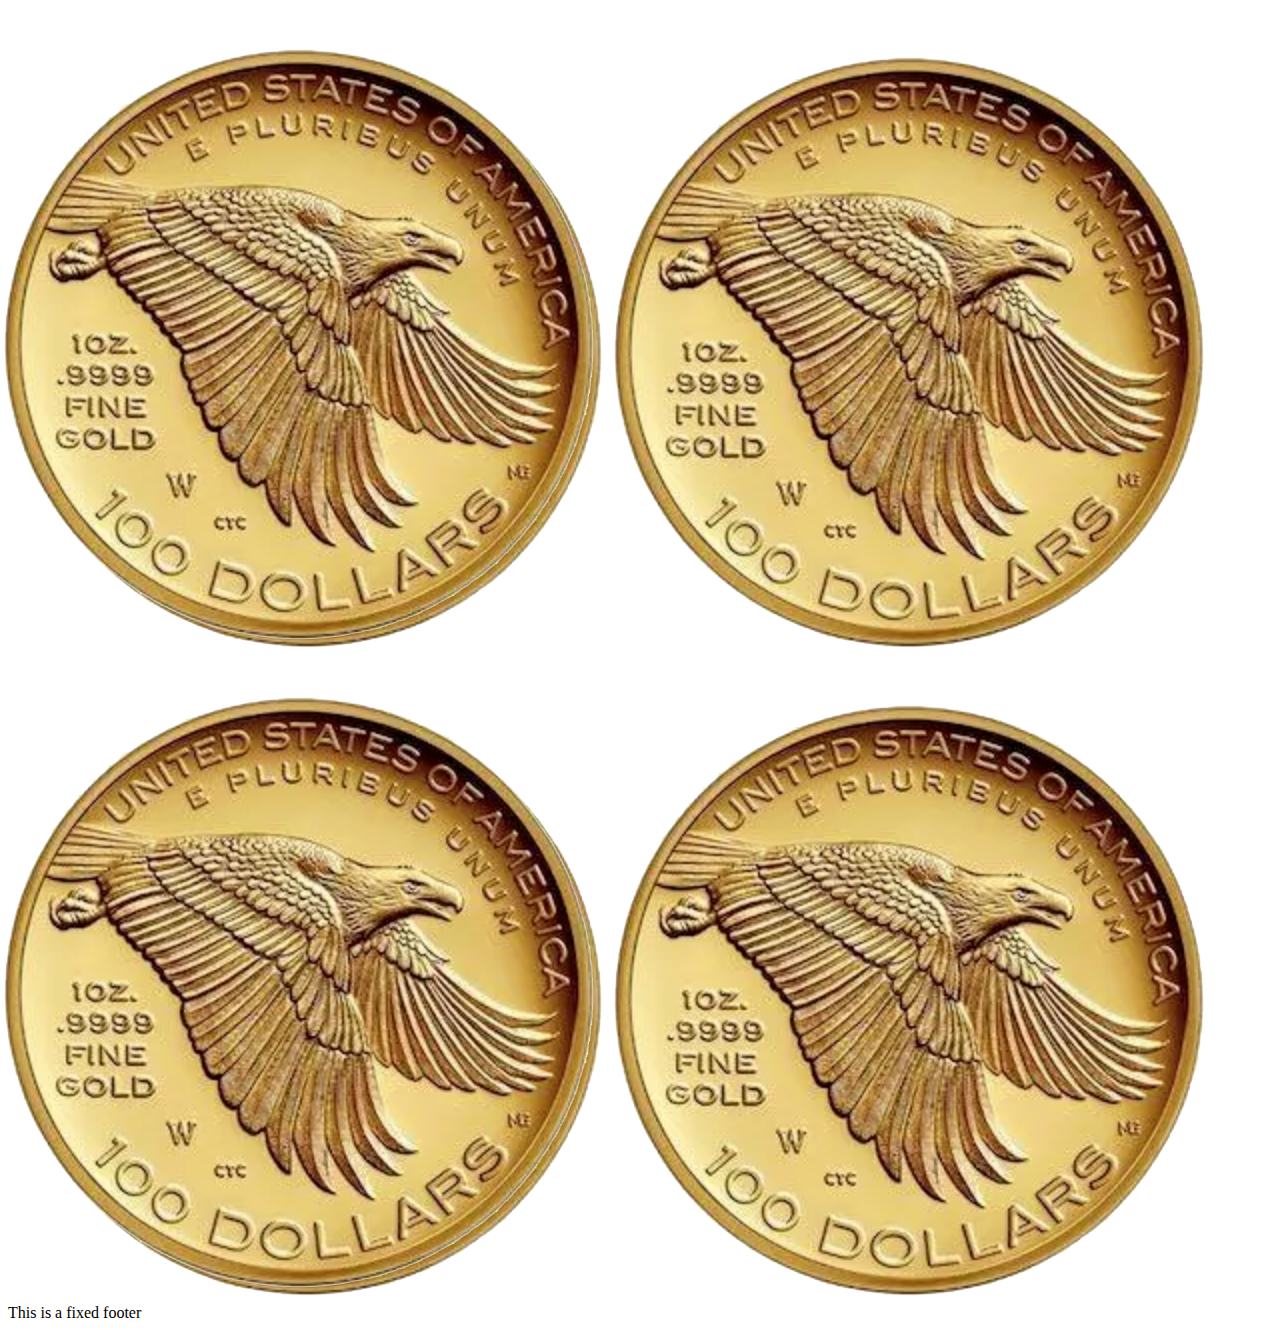
<file: index.html>
<!DOCTYPE html>
<html lang="en" dir="ltr">
  <head>
    <meta charset="utf-8">
    <title></title>
     <link rel="stylesheet" href="style.css">
  </head>
  <body> 
    <header class = "header">
        <img src="usa2.png" class = "coin" id = "coin1" alt="coin">
        <img src="usa2.png" class = "coin" id = "coin2" alt="coin2">
        <img src="usa2.png" class = "coin" id = "coin3" alt="coin2">
        <img src="usa2.png" class = "coin" id = "coin4" alt="coin4">
    </header>
    <div class = "container">
      <div class ="coinCont">
        <div class="coinSpinner">
          <img src="usa2.png" class = "coin" id = "coin6" alt="coin">
          </div>

        <div class = "coinSpinner">
          <img src="usa2.png" class = "coinspin2" id = "coin7" alt="coin">
        </div>
        
        <div class = "coinSpinner">
          <img src="usa2.png" class = "coinspin3" id = "coin8" alt="coin">
          </div>

          <div class="coinBackground">
          <img src="usa1.png" class = "coin" id = "coin5" alt="coin">
          </div>
          
       
        </div>
      
    </div>
     <footer class="footer">This is a fixed footer</footer>
  </body>
</html>
</file>
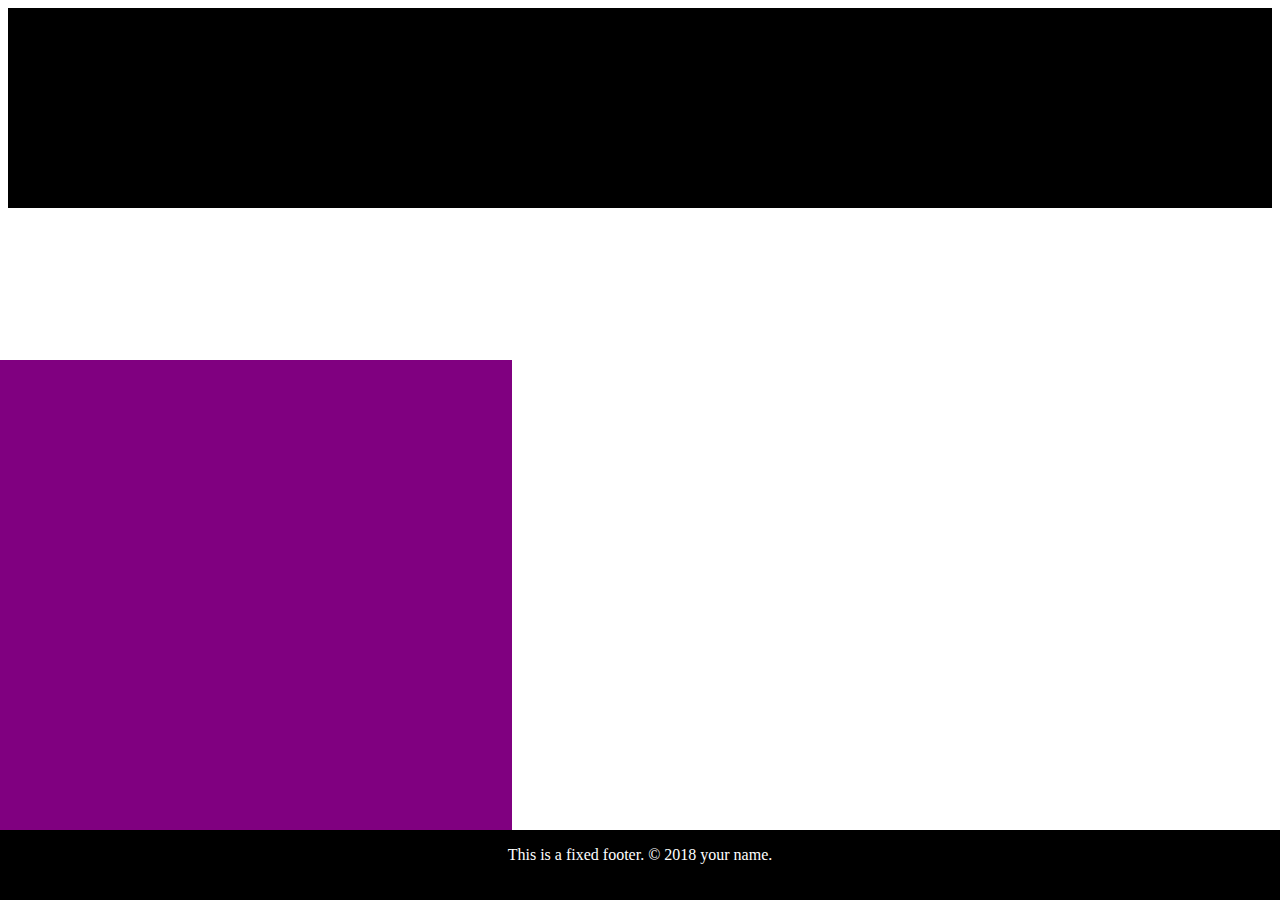
<file: index1.html>
<!DOCTYPE html>
<html lang="en" dir="ltr">
  <head>
    <meta charset="utf-8">
    <title></title>
     <link rel="stylesheet" href="style1.css">
  </head>
  <body>
    <div class ="conatiner">

      <div class = "row row1">
        <div class ="image">
        <div class ="first image1"></div>
       <div class ="first image2"></div>
        <div class ="first image3"></div>
      <div class ="first image4"></div>
    </div>
    </div>
      <div class = "row row2">
        <div class="left_panel">
          <div class="myimage img">
            <div class="img1"></div>
          <div class=" img2"></div>
          <div class="img3"></div>
          </div>
        </div>

        <div class="right_panel"></div>
      </div>

      <div class = "row row3">
      <p>This is a fixed footer. &copy; 2018 your name.</p> </div>

    </div>

  </body>
</html>
</file>
<file: style.css>
body{
  margin: 0px;
  padding: 0px;
  width: 100vw;
  height: 100vh;
}
.container{
  position: fixed;
  top: 0;
  left: 0;
  bottom:0;
  right:0;
}
.row {
width:100%;
display: block;
}
.image{
  width: 80%;
  height: 80%;
  display:block;
  padding-top:5px;

}

.first{
  width: 15%;
  height: 70%;
    background: url(https://raw.githubusercontent.com/Nmuta/css_copycat/master/images/usa1.png);
    background-size: contain;
     background-repeat: no-repeat;
     display:inline-block;
  padding-top:80px;
     margin-left: 60px;

}
.image1{

     margin-left: 60px;
     padding-left: 20px;
     padding-right: 20px;

   }
.image2{


     margin-left: 100px;
     padding-left: 20px;
     padding-right: 20px;
}

.image3 {
  margin-left: 100px;
  -moz-animation: spin 3s infinite linear;
  -webkit-animation: spin 3s infinite linear;
  padding-left: 20px;
  padding-right: 20px;
}

@-moz-keyframes spin {
  0% {-moz-transform: rotate(0deg);}
  100% {-moz-transform: rotate(360deg);}
}

@-webkit-keyframes spin {
    0% { -webkit-transform:rotate(0deg); }
    100% { -webkit-transform:rotate(360deg); }
}

.image4{

     margin-left: 20px;
     padding-left: 20px;
     padding-right: 20px;
}
.row1{
  height:200px;

  background-color: black;
  margin-left: -10px;

  padding-right: 20px;
  margin-top:-10px;


}
.row2{
    height:510px;
  background-color: white;
}

.row3{
  height:70px;
  background-color: black;

  position: fixed;
  left: 0;
  bottom: 0;

  color: white;
  text-align: center;
}
</file>
<file: style1.css>
body{
  margin: 0px;
  padding: 0px;
  width: 100vw;
  height: 100vh;
}
.container{
  position: fixed;
  top: 0;
  left: 0;
  bottom:0;
  right:0;
}
.row {
width:100%;
display: block;
}
.image{
  width: 80%;
  height: 80%;
  display:block;
}

.first{
  width: 15%;
  height: 70%;
    background: url(https://raw.githubusercontent.com/Nmuta/css_copycat/master/images/usa1.png);
    background-size: contain;
     background-repeat: no-repeat;
     display:inline-block;
  padding-top:80px;
     margin-left: 60px;

}
.image1{

     margin-left: 60px;
   }
.image2{


     margin-left: 100px;
}

.image3{
  margin-left: 100px;
}

.image3, .img1, .img2, .img3 {

  -moz-animation: spin 3s infinite linear;
  -webkit-animation: spin 3s infinite linear;
}

@-moz-keyframes spin {
  0% {-moz-transform: rotate(0deg);}
  100% {-moz-transform: rotate(360deg);}
}

@-webkit-keyframes spin {
    0% { -webkit-transform:rotate(0deg); }
    100% { -webkit-transform:rotate(360deg); }
}

image4{

     margin-left: 180px;
}
.row1{
  height:200px;
  /* margin:0px auto; */
  background-color: black;


}

.row2{
    height:540px;
  background-color: white;
  position: fixed;
  left: 0;
  bottom: 0;

}

.left_panel{
  float: left;
  width: 40vw;
    background-color: purple;
    height:100%;
    display:block;
    /* background: url(https://raw.githubusercontent.com/Nmuta/css_copycat/master/images/usa1.png);  */
}
.myimage{

  height:70%;
  width:70%;
    background: url(https://raw.githubusercontent.com/Nmuta/css_copycat/master/images/usa1.png);
    background-size: contain;
background-repeat: no-repeat;
}

.img1{

height:2%;
width:2%;
      background: url(https://raw.githubusercontent.com/Nmuta/css_copycat/master/images/usa1.png);
      background-size: contain;
  background-repeat: no-repeat;
  padding-left:100px;
  padding-right:40px;
  padding-top:40px;
  margin:80px;
}
.img2{

height:2%;
width:2%;
      background: url(https://raw.githubusercontent.com/Nmuta/css_copycat/master/images/usa1.png);
      background-size: contain;
  background-repeat: no-repeat;
  padding-left:100px;
  padding-top:40px;
  margin:80px;
}
.img3{

height:2%;
width:2%;
      background: url(https://raw.githubusercontent.com/Nmuta/css_copycat/master/images/usa1.png);
      background-size: contain;
  background-repeat: no-repeat;
  padding-left:100px;
  padding-top:40px;
  margin:80px;
}

/* .img{
  height:70%;
  width:70%;
}

.img1{
  height:10%;
  width:10%;
}

.img2{
  height:10%;
  width:10%;
}
.img3{
  height:10%;
  width:10%;
}
.img4{
  height:10%;
  width:10%;
} */

.right_panel{
  float: right;
  width: 70vw;
    /* background-color: green; */
    height: 100%;

      margin:0px auto;


}

.row3{
  height:70px;
  background-color: black;

  position: fixed;
  left: 0;
  bottom: 0;

  color: white;
  text-align: center;
}
</file>
